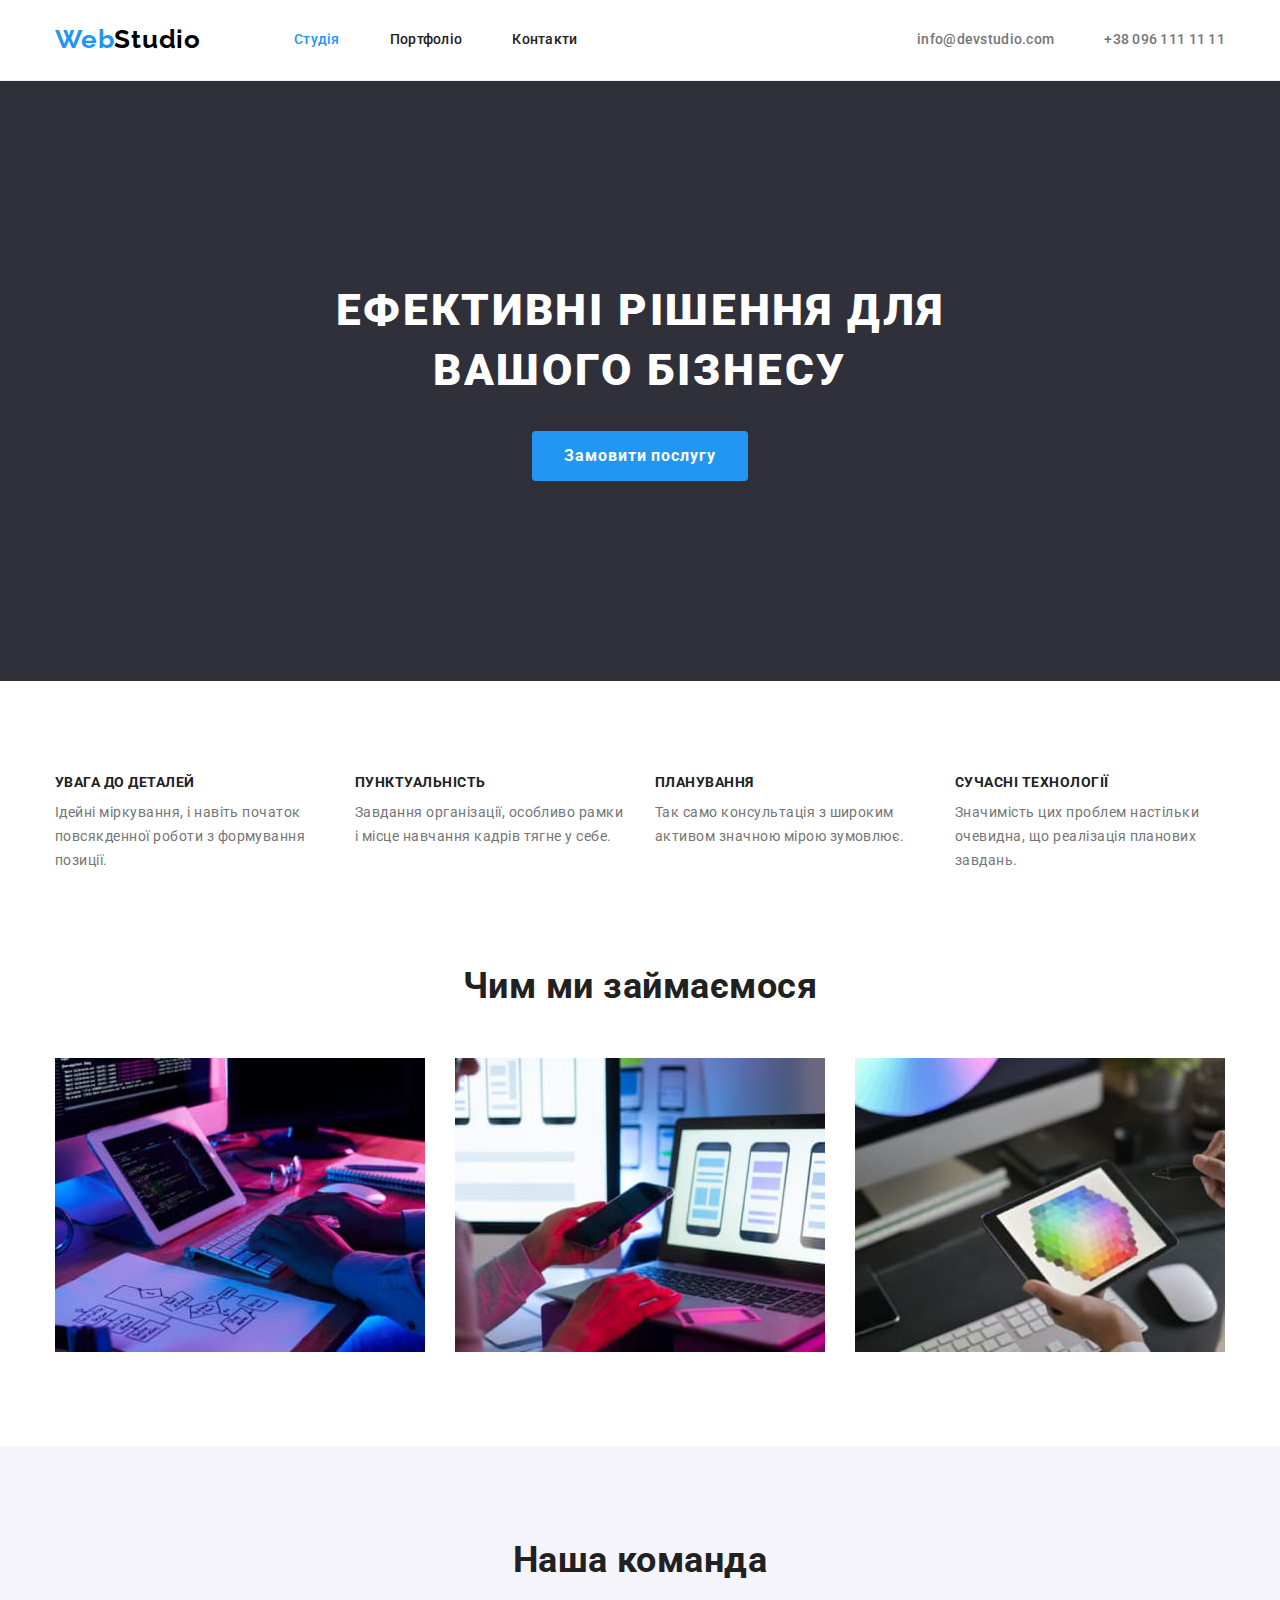
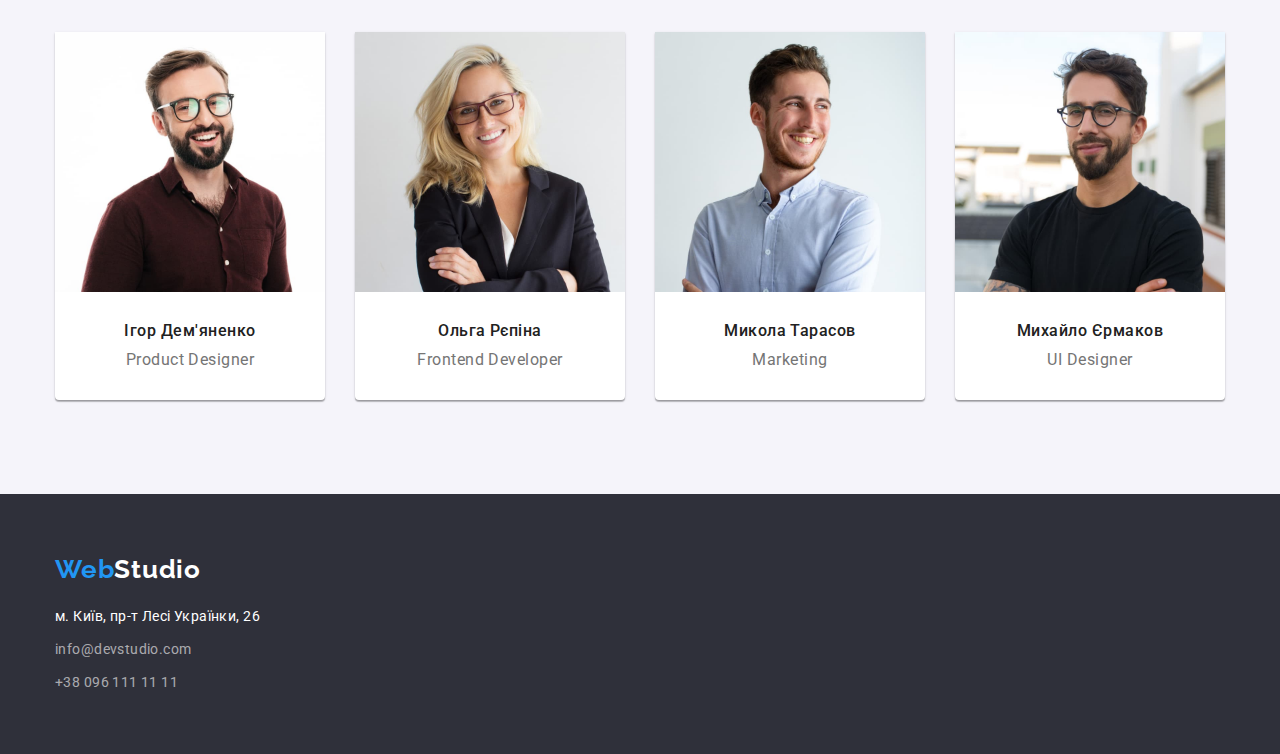
<file: index.html>
<!DOCTYPE html>
<html lang="uk">
  <head>
    <meta charset="UTF-8" />
    <meta http-equiv="X-UA-Compatible" content="IE=edge" />
    <meta name="viewport" content="width=device-width, initial-scale=1.0" />
    <title>WebStudio</title>

    <link rel="preconnect" href="https://fonts.googleapis.com" />
    <link rel="preconnect" href="https://fonts.gstatic.com" crossorigin />
    <link
      href="https://fonts.googleapis.com/css2?family=Raleway:wght@700&family=Roboto:wght@400;500;700;900&display=swap"
      rel="stylesheet"
    />

    <link
      rel="stylesheet"
      href="https://cdnjs.cloudflare.com/ajax/libs/modern-normalize/1.0.0/modern-normalize.min.css"
    />
    <link rel="stylesheet" href="./css/styles.css" />
  </head>
  <body>
    <header>
      <div class="container main-nav">
        <nav class="site-nav">
          <a class="logo" href="./index.html" lang="en"
            ><span class="logo-blue" lang="en">Web</span>Studio</a
          >
          <ul class="list">
            <li class="item"><a class="link current" href="./index.html">Студія</a></li>
            <li class="item"><a class="link" href="./portfolio.html">Портфоліо</a></li>
            <li class="item"><a class="link" href="#">Контакти</a></li>
          </ul>
        </nav>

        <ul class="list contact">
          <li class="item">
            <a class="link" href="mailto:info@devstudio.com">info@devstudio.com</a>
          </li>
          <li class="item"><a class="link" href="tel:+380961111111">+38 096 111 11 11</a></li>
        </ul>
      </div>
    </header>

    <main>
      <section class="hero">
        <div class="container">
          <h1 class="main-title">Ефективні рішення для вашого бізнесу</h1>
          <button class="order" type="button">Замовити послугу</button>
        </div>
      </section>

      <section class="feature-list">
        <div class="container">
          <!-- Пишемо H2 але на сайті не показуємо -->
          <h2 class="visually-hidden">Наші переваги</h2>
          <ul class="list">
            <li class="item">
              <h3 class="feature-title">Увага до деталей</h3>
              <p class="text">
                Ідейні міркування, і навіть початок повсякденної роботи з формування позиції.
              </p>
            </li>
            <li class="item">
              <h3 class="feature-title">Пунктуальність</h3>
              <p class="text">
                Завдання організації, особливо рамки і місце навчання кадрів тягне у себе.
              </p>
            </li>
            <li class="item">
              <h3 class="feature-title">Планування</h3>
              <p class="text">Так само консультація з широким активом значною мірою зумовлює.</p>
            </li>
            <li class="item">
              <h3 class="feature-title">Сучасні технології</h3>
              <p class="text">
                Значимість цих проблем настільки очевидна, що реалізація планових завдань.
              </p>
            </li>
          </ul>
        </div>
      </section>

      <section class="section-work">
        <div class="container">
          <h2 class="title">Чим ми займаємося</h2>
          <ul class="list">
            <li class="item">
              <img src="./images/img.jpg" alt="Друкує на клавіатурі" width="370" />
            </li>
            <li class="item">
              <img src="./images/img1.jpg" alt="Робота на компютері" width="370" />
            </li>
            <li class="item">
              <img src="./images/img2.jpg" alt="Робота на планшеті" width="370" />
            </li>
          </ul>
        </div>
      </section>

      <section class="our-team">
        <div class="container section-padding">
          <h2 class="title">Наша команда</h2>
          <ul class="list">
            <li class="item">
              <img
                src="./images/igor-demianenko.jpg"
                alt="Ігор Дем`яненко"
                width="270"
                class="image"
              />
              <div class="content">
                <h3 class="team">Ігор Дем&#39;яненко</h3>
                <p class="team-profession" lang="en">Product Designer</p>
              </div>
            </li>
            <li class="item">
              <img src="./images/olga-repina.jpg" alt="Ольга Рєпіна" width="270" class="image" />
              <div class="content">
                <h3 class="team">Ольга Рєпіна</h3>
                <p class="team-profession" lang="en">Frontend Developer</p>
              </div>
            </li>
            <li class="item">
              <img
                src="./images/mykola-tarasov.jpg"
                alt="Микола Тарасов"
                width="270"
                class="image"
              />
              <div class="content">
                <h3 class="team">Микола Тарасов</h3>
                <p class="team-profession" lang="en">Marketing</p>
              </div>
            </li>
            <li class="item">
              <img
                src="./images/mychaylo-jermakov.jpg"
                alt="Михайло Єрмаков"
                width="270"
                class="image"
              />
              <div class="content">
                <h3 class="team">Михайло Єрмаков</h3>
                <p class="team-profession" lang="en">UI Designer</p>
              </div>
            </li>
          </ul>
        </div>
      </section>
    </main>

    <footer>
      <div class="container footer-bottom">
        <a class="logo" href="./index.html" lang="en"
          ><span class="logo-blue" lang="en">Web</span>Studio</a
        >
        <address class="address-company">
          <ul class="list">
            <li class="item">
              <a
                class="link map"
                href="https://goo.gl/maps/JmQGZZptx1eftx2k7"
                target="_blank"
                rel="noreferrer noopener noopenet"
                >м. Київ, пр-т Лесі Українки, 26</a
              >
            </li>
            <li class="item">
              <a class="link" href="mailto:info@devstudio.com">info@devstudio.com</a>
            </li>
            <li class="item"><a class="link" href="tel:+380961111111">+38 096 111 11 11</a></li>
          </ul>
        </address>
      </div>
    </footer>
  </body>
</html>
</file>
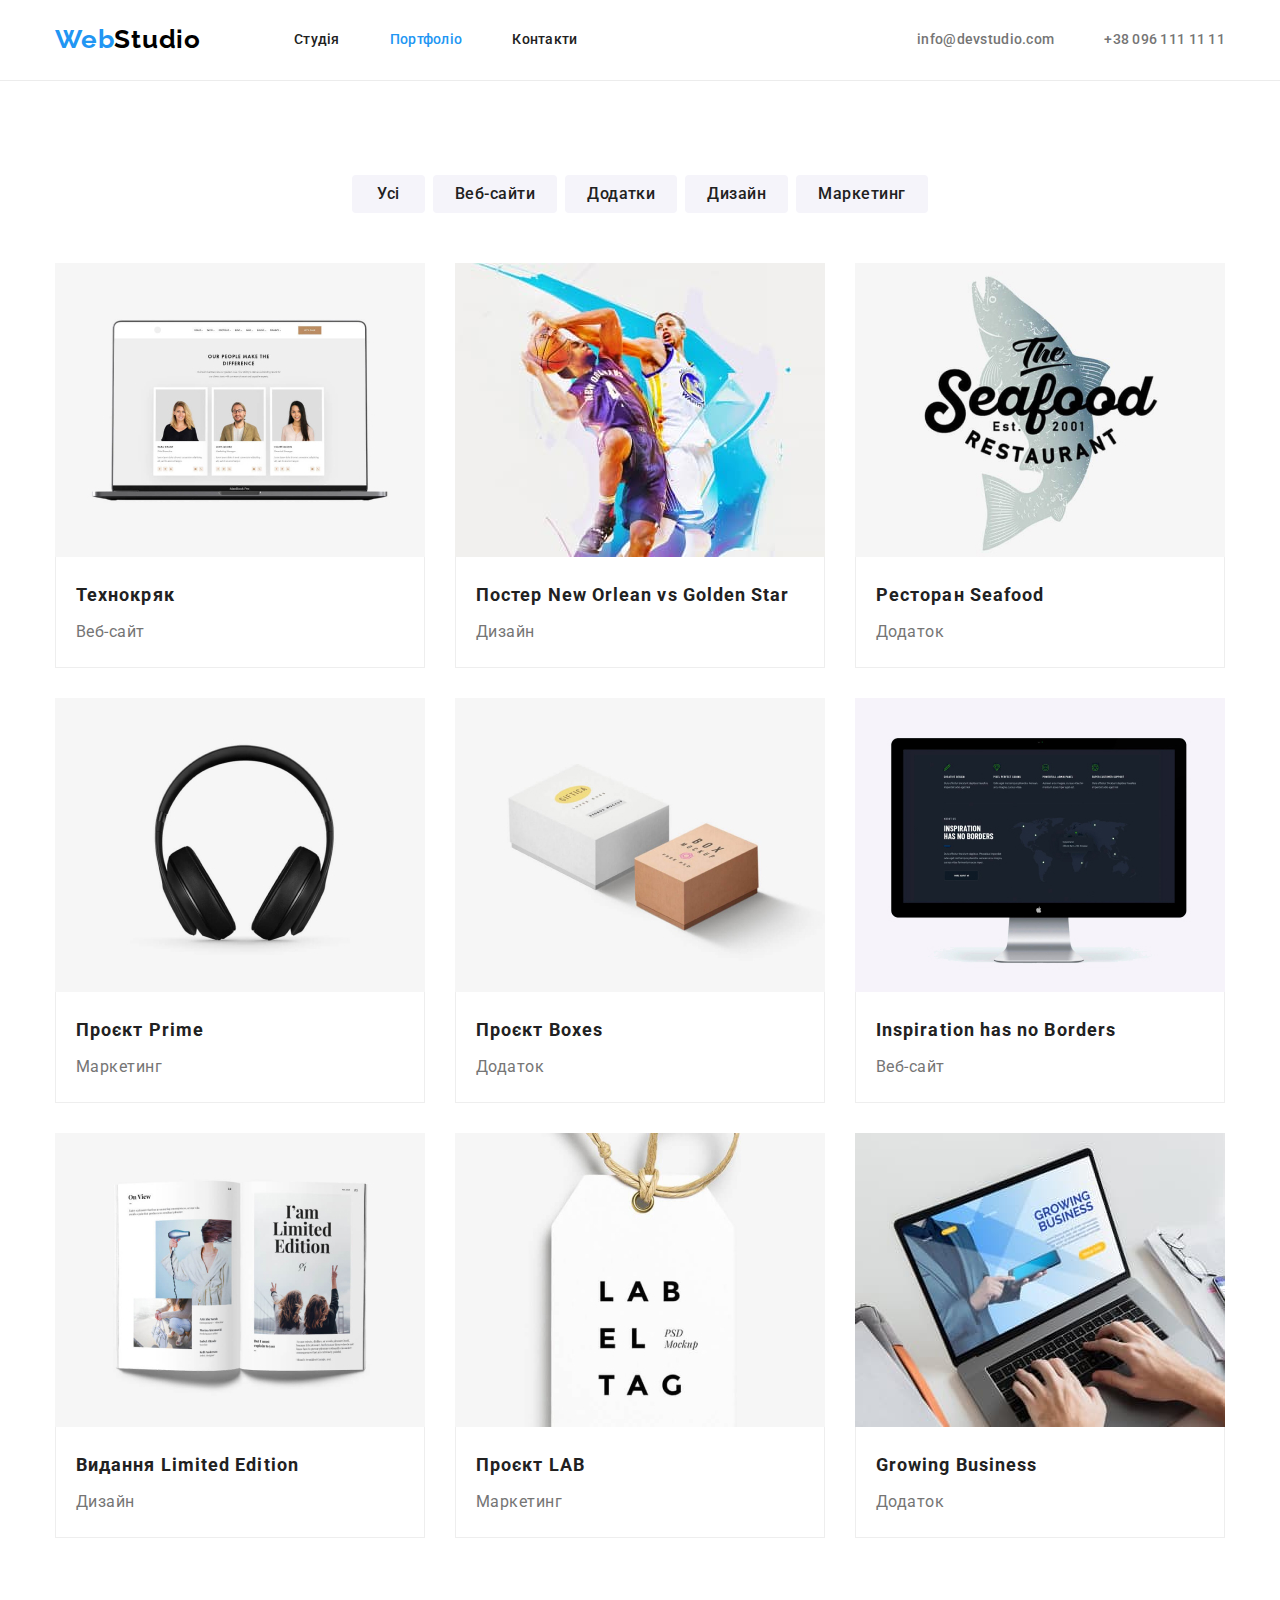
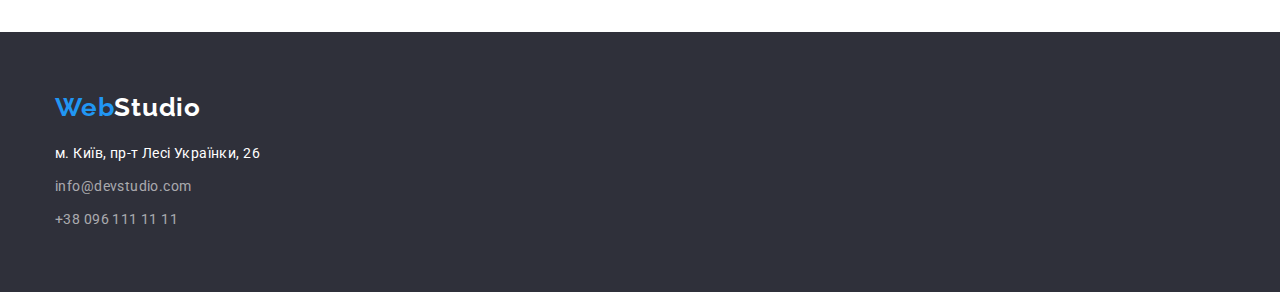
<file: portfolio.html>
<!DOCTYPE html>
<html lang="uk">
  <head>
    <meta charset="UTF-8" />
    <meta http-equiv="X-UA-Compatible" content="IE=edge" />
    <meta name="viewport" content="width=device-width, initial-scale=1.0" />
    <title>WebStudio</title>

    <link rel="preconnect" href="https://fonts.googleapis.com" />
    <link rel="preconnect" href="https://fonts.gstatic.com" crossorigin />
    <link
      href="https://fonts.googleapis.com/css2?family=Raleway:wght@700&family=Roboto:wght@400;500;700;900&display=swap"
      rel="stylesheet"
    />

    <link
      rel="stylesheet"
      href="https://cdnjs.cloudflare.com/ajax/libs/modern-normalize/1.0.0/modern-normalize.min.css"
    />
    <link rel="stylesheet" href="./css/styles.css" />
  </head>

  <body>
    <header>
      <div class="container main-nav">
        <nav class="site-nav">
          <a class="logo" href="./index.html" lang="en">
            <span class="logo-blue" lang="en">Web</span>Studio</a
          >
          <ul class="list">
            <li class="item"><a class="link" href="./index.html">Студія</a></li>
            <li class="item"><a class="link current" href="./portfolio.html">Портфоліо</a></li>
            <li class="item"><a class="link" href="#">Контакти</a></li>
          </ul>
        </nav>

        <ul class="list contact">
          <li class="item">
            <a class="link" href="mailto:info@devstudio.com">info@devstudio.com</a>
          </li>
          <li class="item"><a class="link" href="tel:+380961111111">+38 096 111 11 11</a></li>
        </ul>
      </div>
    </header>

    <main>
      <section class="projects">
        <div class="container section-padding">
          <div>
            <h1 class="visually-hidden">Сторінка Портфоліо</h1>
            <ul class="filter">
              <li class="item-button"><button class="button all" type="button">Усі</button></li>
              <li class="item-button"><button class="button" type="button">Веб-сайти</button></li>
              <li class="item-button"><button class="button" type="button">Додатки</button></li>
              <li class="item-button"><button class="button" type="button">Дизайн</button></li>
              <li class="item-button"><button class="button" type="button">Маркетинг</button></li>
            </ul>
          </div>
          <ul class="list">
            <li class="item">
              <a class="link" href="#" target="_blank" rel="noreferrer noopener noopenet">
                <img src="./images/technokriak.jpg" alt="Технокряк" width="370" />
                <div class="date-project">
                  <h2 class="name-project">Технокряк</h2>
                  <p class="type-project">Веб-сайт</p>
                </div>
              </a>
            </li>
            <li class="item">
              <a class="link" href="#" target="_blank" rel="noreferrer noopener noopenet">
                <img
                  src="./images/poster-new-orlean-vs-golden-star.jpg"
                  alt="Постер New Orlean vs Golden Star"
                  width="370"
                />
                <div class="date-project">
                  <h2 class="name-project">
                    Постер <span lang="en">New Orlean vs Golden Star</span>
                  </h2>
                  <p class="type-project">Дизайн</p>
                </div>
              </a>
            </li>
            <li class="item">
              <a class="link" href="#" target="_blank" rel="noreferrer noopener noopenet">
                <img src="./images/restoran-seafood.jpg" alt="Ресторан Seafood" width="370" />
                <div class="date-project">
                  <h2 class="name-project">Ресторан <span lang="en">Seafood</span></h2>
                  <p class="type-project">Додаток</p>
                </div>
              </a>
            </li>
            <li class="item">
              <a class="link" href="#" target="_blank" rel="noreferrer noopener noopenet">
                <img src="./images/proekt-prime.jpg" alt="Проєкт Prime" width="370" />
                <div class="date-project">
                  <h2 class="name-project">Проєкт <span lang="en">Prime</span></h2>
                  <p class="type-project">Маркетинг</p>
                </div>
              </a>
            </li>
            <li class="item">
              <a class="link" href="#" target="_blank" rel="noreferrer noopener noopenet">
                <img src="./images/proekt-boxes.jpg" alt="Проєкт Boxes" width="370" />
                <div class="date-project">
                  <h2 class="name-project">Проєкт <span lang="en">Boxes</span></h2>
                  <p class="type-project">Додаток</p>
                </div>
              </a>
            </li>
            <li class="item">
              <a class="link" href="#" target="_blank" rel="noreferrer noopener noopenet">
                <img
                  src="./images/inspiration-has-no-borders.jpg"
                  alt="Inspiration has no Borders"
                  width="370"
                />
                <div class="date-project">
                  <h2 class="name-project" lang="en">Inspiration has no Borders</h2>
                  <p class="type-project">Веб-сайт</p>
                </div>
              </a>
            </li>
            <li class="item">
              <a class="link" href="#" target="_blank" rel="noreferrer noopener noopenet">
                <img
                  src="./images/vydannia-limited-edition.jpg"
                  alt="Видання Limited Edition"
                  width="370"
                />
                <div class="date-project">
                  <h2 class="name-project">Видання <span lang="en">Limited Edition</span></h2>
                  <p class="type-project">Дизайн</p>
                </div>
              </a>
            </li>
            <li class="item">
              <a class="link" href="#" target="_blank" rel="noreferrer noopener noopenet">
                <img src="./images/proekt-lab.jpg" alt="Проєкт LAB" width="370" />
                <div class="date-project">
                  <h2 class="name-project">Проєкт <span lang="en">LAB</span></h2>
                  <p class="type-project">Маркетинг</p>
                </div>
              </a>
            </li>
            <li class="item">
              <a class="link" href="#" target="_blank" rel="noreferrer noopener noopenet">
                <img src="./images/growing-bussines.jpg" alt="Growing Business" width="370" />
                <div class="date-project">
                  <h2 class="name-project" lang="en">Growing Business</h2>
                  <p class="type-project">Додаток</p>
                </div>
              </a>
            </li>
          </ul>
        </div>
      </section>
    </main>

    <footer>
      <div class="footer-bottom container">
        <a class="logo" href="./index.html" lang="en"
          ><span class="logo-blue" lang="en">Web</span>Studio</a
        >
        <address class="address-company">
          <ul class="list">
            <li class="item">
              <a
                class="link map"
                href="https://goo.gl/maps/JmQGZZptx1eftx2k7"
                target="_blank"
                rel="noreferrer noopener noopenet"
                >м. Київ, пр-т Лесі Українки, 26</a
              >
            </li>
            <li class="item">
              <a class="link" href="mailto:info@devstudio.com">info@devstudio.com</a>
            </li>
            <li class="item"><a class="link" href="tel:+380961111111">+38 096 111 11 11</a></li>
          </ul>
        </address>
      </div>
    </footer>
  </body>
</html>
</file>
<file: css/styles.css>
/* колір основного тексту #212121 */
/* додатковий колір сірий #757575 */
/* колір лого синій #2196F3 чорний #000000 */
/* акцент і емейл #2196F3 */
/* білий колір */
/* Боді білий #F5F5F5 */
/* Другий колір фона світло сірий #F5F4FA */
/* focus колір #2196F3  */

:root {
    --background-color: #FFFFFF;
    --color-logo-black: #000000;
    --primary-color-text: #212121;
    --accent-color: #2196F3;
    --button-color-active: #188CE8;
    --second-color: #757575;
    --white-color-text: #FFFFFF;
    --backgraund-color-button: #F5F4FA;
    --background-hero: #2F303A;
    --background-our-team: #F5F4FA;
    --addres-footer: rgba(255, 255, 255, 0.6);
    --border-filter: #EEEEEE;
    --border-header: #ECECEC;
}


/* Боді */

body {
    background-color: var(--background-color);
    color: var(--primary-color-text);
    font-family: Roboto, sans-serif;
    letter-spacing: 0.03em;
}

header {
    border-bottom: 1px solid var(--border-header);
}

h1,
h2,
h3,
h4,
h5,
h6,
p,
ul,
li {
    margin: 0px;
    padding: 0px;
    padding-left: 0px;
}

button {
    cursor: pointer;
}

a {
    text-decoration: none;
}

ul {
    list-style: none;
}

img {
    display: block;
    max-width: 100%;
    height: auto;
}

.container {
    width: 1200px;
    margin: 0 auto;
    padding-right: 15px;
    padding-left: 15px;
}


.visually-hidden {
    position: absolute;
    white-space: nowrap;
    width: 1px;
    height: 1px;
    overflow: hidden;
    border: 0;
    padding: 0;
    clip: rect(0 0 0 0);
    clip-path: inset(50%);
    margin: -1px;
}


/* Лого */

.logo {
    display: block;
    color: var(--color-logo-black);
    font-family: Raleway, sans-serif;

    font-weight: 700;
    font-size: 26px;
    line-height: 1.19;
    letter-spacing: 0.03em;
}

.main-nav .logo {
    margin-right: 93px;
    padding-top: 24px;
    padding-bottom: 25px;
}

.logo-blue {
    color: var(--accent-color);
}


/* Сайт nav */

.container.main-nav {
    display: flex;
    align-items: center;
}

.site-nav {
    display: flex;
    
}

.site-nav .link {
    display: block;
    padding-top: 32px;
    padding-bottom: 32px;

    background-color: var(--white-color-text);
    color: var(--primary-color-text);

    font-size: 14px;
    font-weight: 500;
    line-height: 1.14;
    letter-spacing: 0.02em;
}

.site-nav .link:focus,
.site-nav .link:hover {
    color: var(--accent-color);
}

.site-nav .link.current {
    color: var(--accent-color);
}

.site-nav .item:not(:last-child) {
    margin-right: 50px;
}

.site-nav .list {
    display: flex;
}

.list.contact {
    display: flex;
    margin-left: auto;
}

.contact .link {
    display: block;
    padding-top: 32px;
    padding-bottom: 32px;

    background-color: var(--white-color-text);
    color: var(--second-color);

    font-size: 14px;
    font-weight: 500;
    line-height: 1.14;
    letter-spacing: 0.02em;
}

.contact .item + .item {
    margin-left: 50px;
}

.contact .link:focus,
.contact .link:hover {
    color: var(--accent-color);
}



/* index.html */

/* Герой */

.hero {
    background-color: var(--background-hero);
    text-align: center;

    padding-top: 200px;
    padding-bottom: 200px;
}

.hero .container {

}



.hero .main-title {
    margin: auto;
    margin-bottom: 30px;
    max-width: 696px;

    text-transform: uppercase;
    color: var(--white-color-text);

    font-size: 44px;
    font-weight: 900;
    line-height: 1.36;
    letter-spacing: 0.06em;
}

/* Button */

.hero .order {
    background-color: var(--accent-color);
    color: var(--white-color-text);
    border: none;
    font-family: inherit;

    border-radius: 4px;
    border-color: transparent;
    font-size: 16px;
    font-weight: 700;
    line-height: 1.88;
    letter-spacing: 0.06em;

    display: inline-block;
    padding: 10px 32px;
}

.hero .order:hover,
.hero .order:focus {
    background-color: var(--button-color-active);
    color: var(--white-color-text);
}

/* Секція feature-list */

.feature-list {
    padding-bottom: 94px;
    padding-top: 94px;
}


.feature-list .feature-title  {
    text-transform: uppercase;
    font-size: 14px;
    font-weight: 700;
    line-height: 1.14;

    margin-bottom: 10px;
}

.feature-list .text {
    color: var(--second-color);

    font-size: 14px;
    line-height: 1.71;
}

.feature-list .item {
    width: 270px;
}

.feature-list .list {
    display: flex;
    gap: 30px;
}

/* Секція section-work */

.section-work {
    padding-bottom: 94px;
}

.section-work .list {
    display: flex;
    gap: 30px;
}

/*  h2 для section-work і our-team */

.section-work .title,
.our-team .title {
    margin-bottom: 50px;

    text-align: center;
    font-size: 36px;
    font-weight: 700;
    line-height: 1.16;
}


/* Секція our-team*/

.our-team  {
    background-color: var(--background-our-team);
    padding-top: 94px;
    padding-bottom: 94px;

}

.our-team .item {
    background-color: var(--background-color);
    display: block;
    text-align: center;
    width: 270px;
    box-shadow: 0px 1px 3px rgba(0, 0, 0, 0.12), 0px 1px 1px rgba(0, 0, 0, 0.14), 0px 2px 1px rgba(0, 0, 0, 0.2);
    border-radius: 0px 0px 4px 4px;
}

.our-team .list {
    display: flex;
    gap: 30px;
}


.our-team .team {
    margin-bottom: 10px;

    font-size: 16px;
    font-weight: 500;
    line-height: 1.18;
}

.our-team .team-profession {
    color: var(--second-color);

    font-size: 16px;
    line-height: 1.18;
}

.our-team .content {
    padding-top: 30px;
    padding-bottom: 30px;
}


/* Футер */

.footer-bottom .logo {
    margin-bottom: 20px;

    color: var(--white-color-text);
}

.footer-bottom .item + .item {
    margin-top: 9px;
}

footer {
    background-color: var(--background-hero);
    padding-top: 60px;
    padding-bottom: 60px;

}

.address-company .link {
    color: var(--addres-footer);

    font-style: normal;
    font-size: 14px;
    line-height: 1.71;
    letter-spacing: 0.03em;
}

.address-company .map {
    color: var(--white-color-text);
}

.address-company .link:hover,
.address-company .link:focus {
    color: var(--accent-color);
}

/*  */
/* portfolio.html */
/*  */

.projects .button {
    padding: 6px 22px;

    font-family: inherit;
    color: var(--primary-color-text);
    background-color: var(--backgraund-color-button);
    border-radius: 4px;
    border-color: transparent;
    border: none;

    font-size: 16px;
    font-weight: 500;
    line-height: 1.62;
    letter-spacing: 0.03em;
}

.projects .button.all {
    padding: 6px 25px;
}

.projects .button:focus,
.projects .button:hover {
    background-color: var(--accent-color);
    color: var(--white-color-text);
}


.projects .name-project {
    color: var(--primary-color-text);

    font-size: 18px;
    font-weight: 700;
    line-height: 2;
    letter-spacing: 0.06em;

    margin-bottom: 4px;
}

.projects {
    padding-top: 94px;
    padding-bottom: 94px;
}

.projects .type-project {
    color: var(--second-color);
    font-size: 16px;
    line-height: 1.87;
}

.projects .filter {
    display: flex;
    margin-bottom: 50px;
    justify-content: center;
    gap: 8px;
}

.projects .date-project {
    border-left: 1px solid var(--border-filter);
    border-right: 1px solid var(--border-filter);
    border-bottom: 1px solid var(--border-filter);

    padding-top: 20px;
    padding-left: 20px;
    padding-bottom: 20px;
}

/* .projects .item {
    display: flex;
    margin-left: 0px;
    margin-right: 0px;
    width: 370px;
}

.projects .list {
    display: flex;
    flex-wrap: wrap;
    gap: 30px;
} */

.projects .list {
    display: flex;
    flex-wrap: wrap;
    margin-top: -30px;
    margin-left: -30px;
}

.projects .item {
    display: flex;
    flex-basis: calc(100% / 3 - 30px);
    margin-top: 30px;
    margin-left: 30px;
}
</file>
